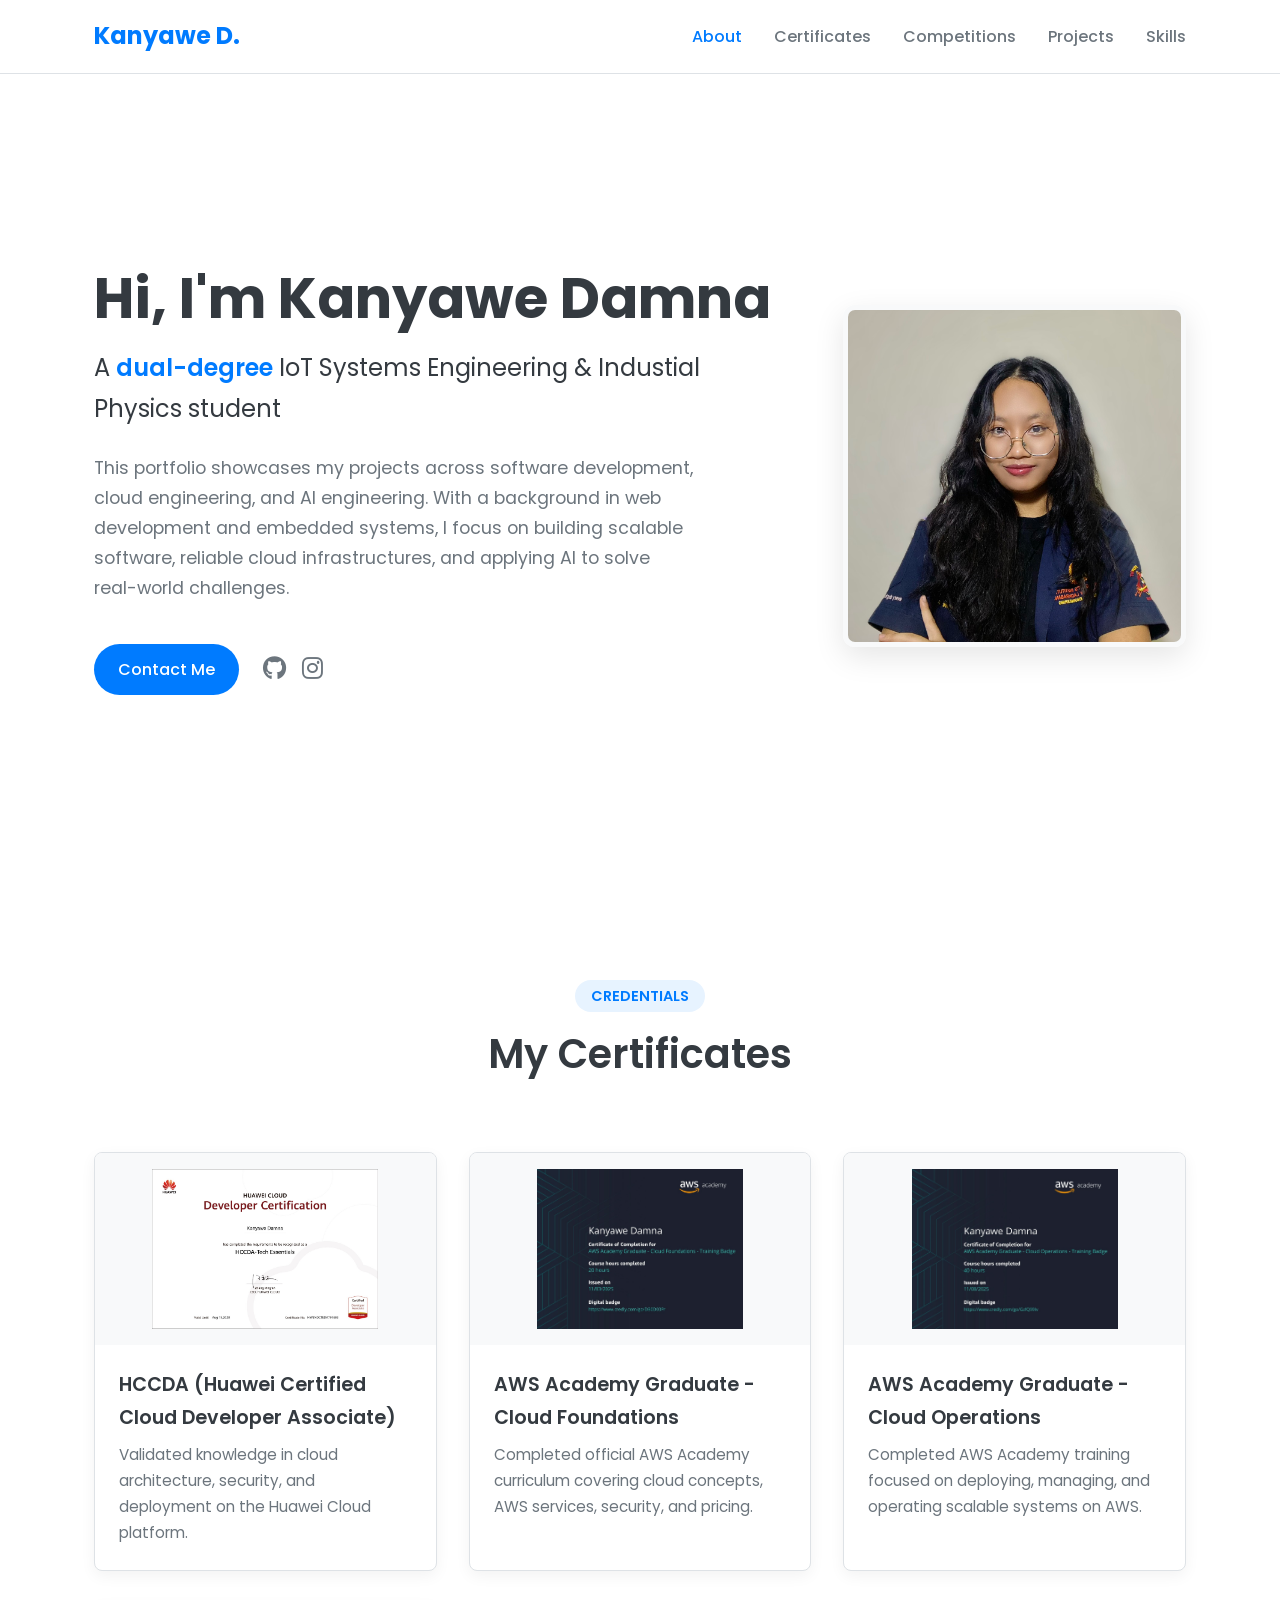
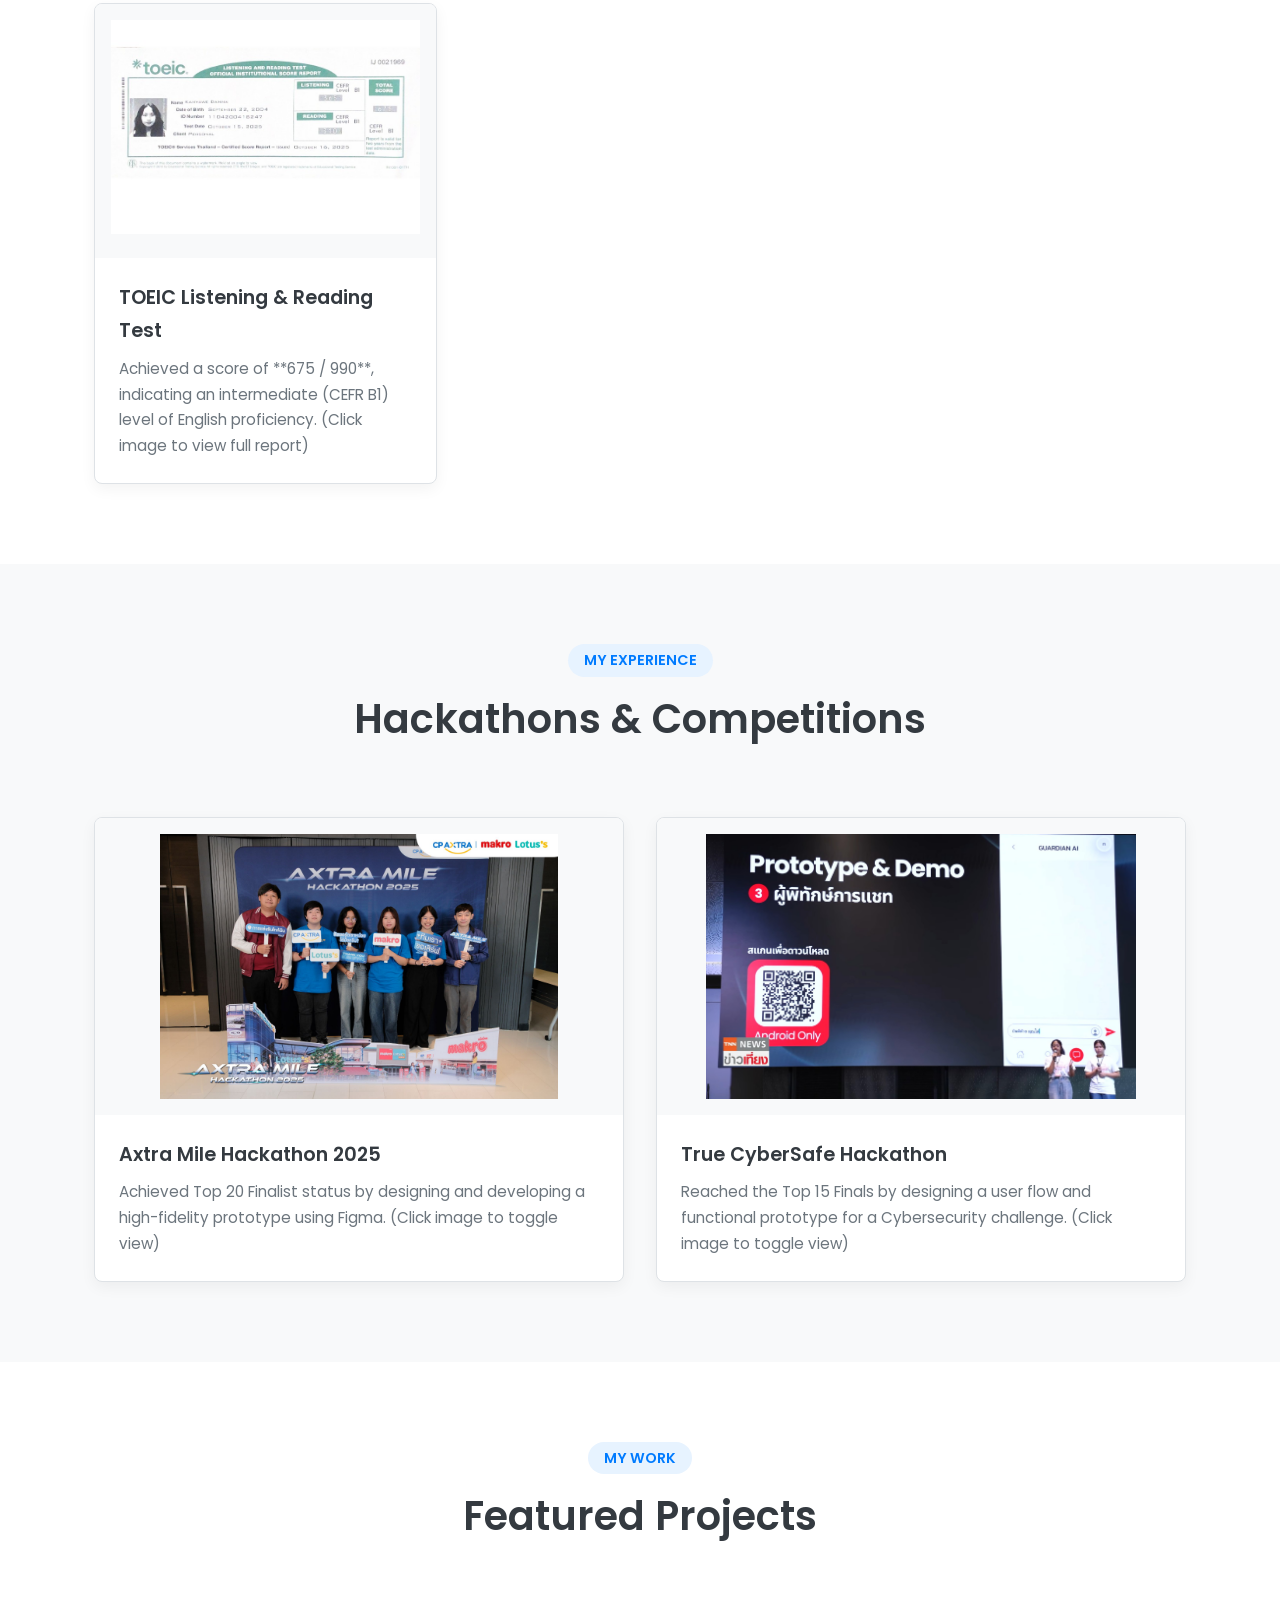
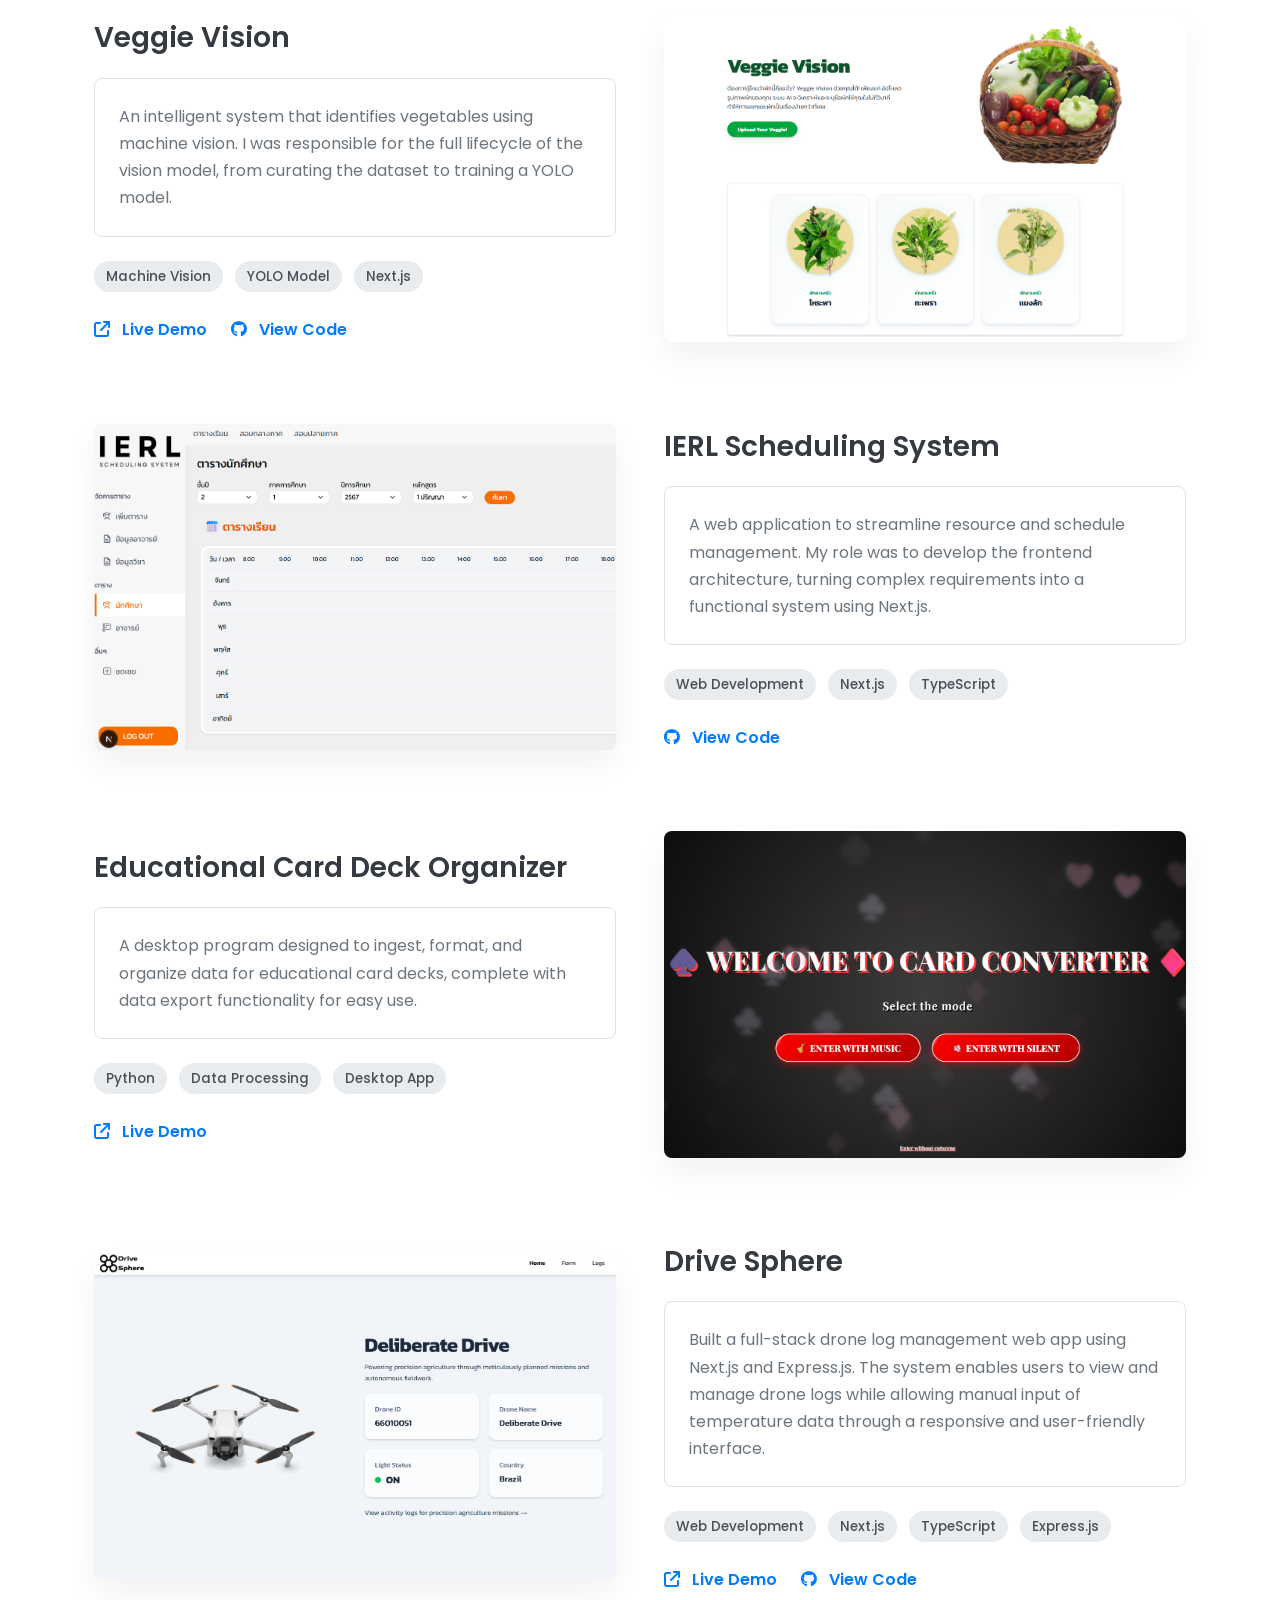
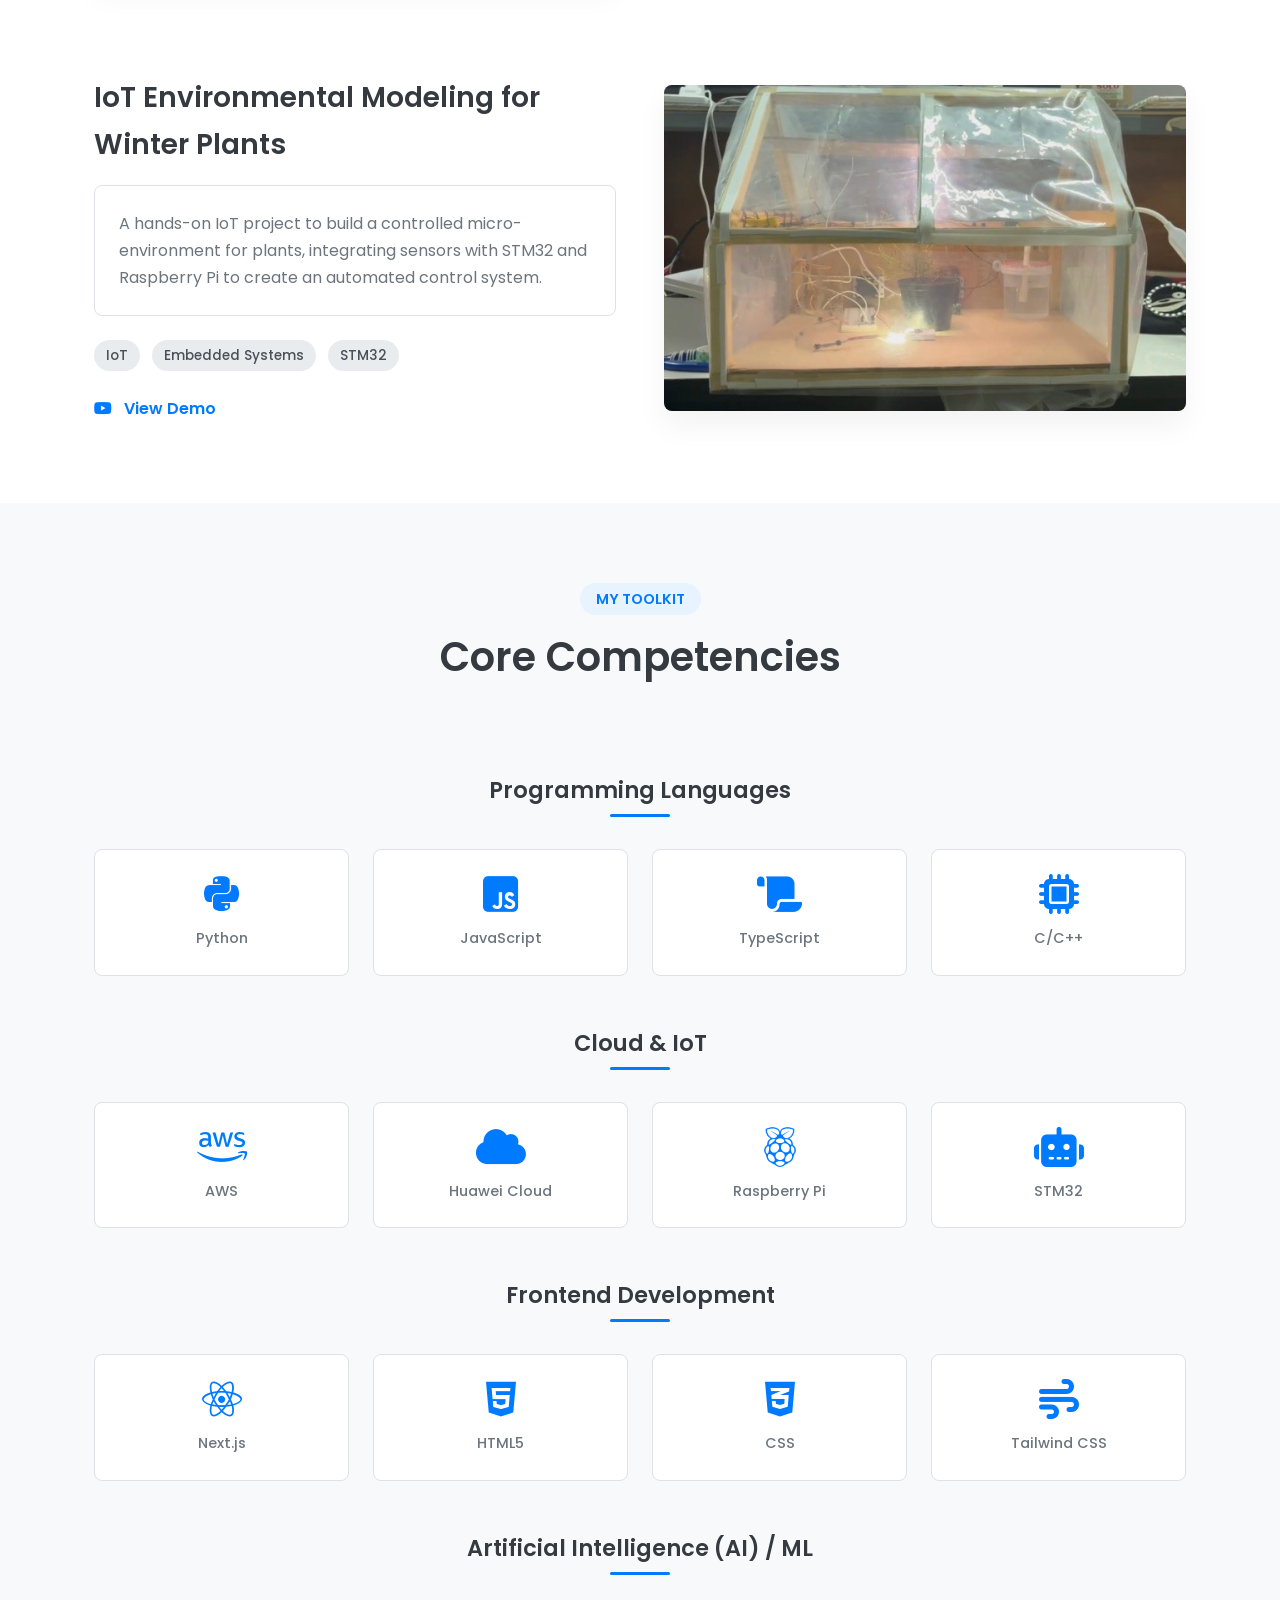
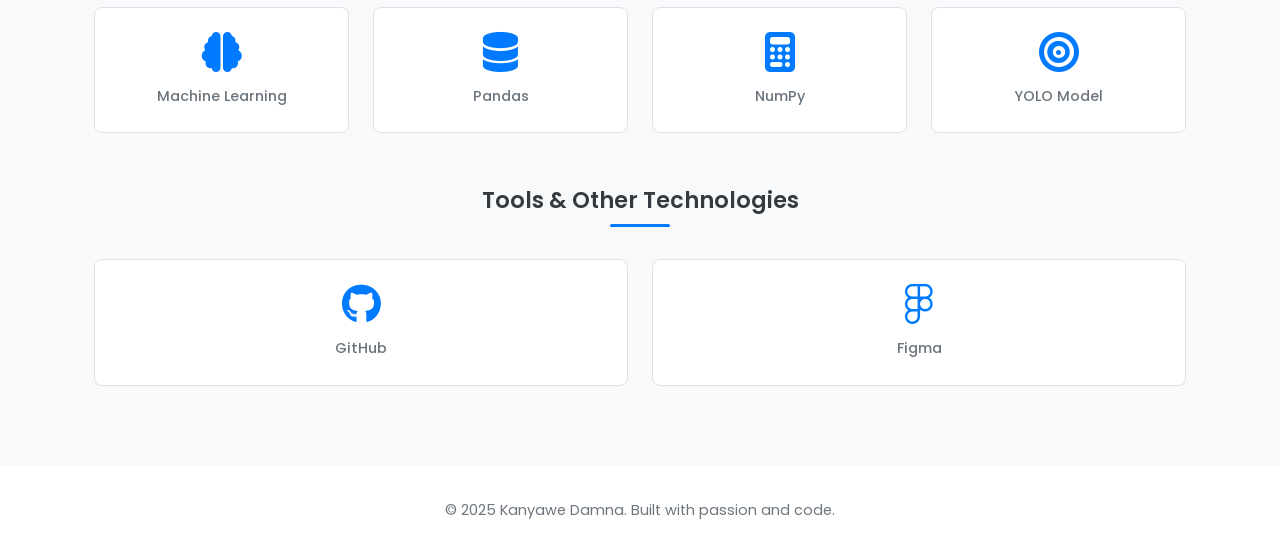
<file: index.html>
<!DOCTYPE html>
<html lang="th">

<head>
    <meta charset="UTF-8">
    <meta name="viewport" content="width=device-width, initial-scale=1.0">
    <title>Kanyawe Damna</title>
    <link rel="stylesheet" href="style.css">
    <link rel="stylesheet" href="https://cdnjs.cloudflare.com/ajax/libs/font-awesome/6.5.1/css/all.min.css">
</head>

<body>

    <nav class="navbar">
        <div class="container">
            <a href="#" class="nav-logo">Kanyawe D.</a>
            <ul class="nav-menu">
                <li><a href="#about">About</a></li>
                <li><a href="#certificates">Certificates</a></li>
                <li><a href="#competitions">Competitions</a></li>
                <li><a href="#projects">Projects</a></li>
                <li><a href="#skills">Skills</a></li>
            </ul>
            <div class="hamburger">
                <i class="fas fa-bars"></i>
            </div>
        </div>
    </nav>

    <header id="about" class="hero">
        <div class="container hero-grid">
            <div class="hero-text">
                <h1 class="hero-title">Hi, I'm Kanyawe Damna</h1>
                <p class="hero-subtitle">
                    A <span>dual-degree</span> IoT Systems Engineering & Industial Physics student
                </p>
                <p class="hero-description">
                    This portfolio showcases my projects across software development, cloud engineering, and AI engineering. With a background in web development and embedded systems, I focus on building scalable software, reliable cloud infrastructures, and applying AI to solve real-world challenges.
                <div class="hero-actions">
                    <a href="mailto:septemwee@gmail.com" class="btn btn-primary">Contact Me</a>
                    <div class="social-links">
                        <a href="https://github.com/septemwee" target="_blank" title="GitHub"><i
                                class="fab fa-github"></i></a>
                        <a href="https://www.instagram.com/septem.wee2/" target="_blank" title="Instagram"><i
                                class="fab fa-instagram"></i></a>
                    </div>
                </div>
            </div>
            <div class="hero-image">
                <img src="images/profile.jpg" alt="Kanyawe Damna">
            </div>
        </div>
    </header>

    <main>

        <section id="certificates" class="achievements-section">
            <div class="container">
                <div class="section-title">
                    <span>Credentials</span>
                    <h2>My Certificates</h2>
                </div>
                <div class="achievements-grid">
                    <div class="achievement-card">
                        <div class="achievement-image">
                            <img src="images/HCCDA.jpg" alt="Huawei Certified Cloud Developer Associate">
                        </div>
                        <div class="achievement-info">
                            <h4>HCCDA (Huawei Certified Cloud Developer Associate)</h4>
                            <p>Validated knowledge in cloud architecture, security, and deployment on the Huawei Cloud
                                platform.</p>
                        </div>
                    </div>

                    <div class="achievement-card">
                        <div class="achievement-image">
                            <img src="images/aws_foundations_badge.jpg" alt="AWS Academy Cloud Foundations Badge">
                        </div>
                        <div class="achievement-info">
                            <h4>AWS Academy Graduate - Cloud Foundations</h4>
                            <p>Completed official AWS Academy curriculum covering cloud concepts, AWS services,
                                security, and pricing.</p>
                        </div>
                    </div>

                    <div class="achievement-card">
                        <div class="achievement-image">
                            <img src="images/aws_operations_badge.jpg" alt="AWS Academy Cloud Operations Badge">
                        </div>
                        <div class="achievement-info">
                            <h4>AWS Academy Graduate - Cloud Operations</h4>
                            <p>Completed AWS Academy training focused on deploying, managing, and operating scalable
                                systems on AWS.</p>
                        </div>
                    </div>

                    <div class="achievement-card">
                        <div class="achievement-image">
                            <a href="images/toeic_score_report.jpg" target="_blank">
                                <img src="images/toeic_front.jpg" alt="TOEIC Score Report Preview">
                            </a>
                        </div>
                        <div class="achievement-info">
                            <h4>TOEIC Listening & Reading Test</h4>
                            <p>Achieved a score of **675 / 990**, indicating an intermediate (CEFR B1) level of English
                                proficiency. (Click image to view full report)</p>
                        </div>
                    </div>

                </div>
            </div>
        </section>

        <section id="competitions" class="achievements-section" style="background-color: var(--card-bg-color);">
            <div class="container">
                <div class="section-title">
                    <span>My Experience</span>
                    <h2>Hackathons & Competitions</h2>
                </div>
                <div class="achievements-grid">
                    <div class="achievement-card">
                        <div class="achievement-image">
                            <img src="images/axtra.jpg" class="hackathon-flipper" data-event-src="images/axtra.jpg"
                                data-cert-src="images/axtra_certf.png"
                                data-event-alt="Axtra Mile Hackathon Event Atmosphere"
                                data-cert-alt="Axtra Mile Hackathon Certificate"
                                alt="Axtra Mile Hackathon Event Atmosphere">
                        </div>
                        <div class="achievement-info">
                            <h4>Axtra Mile Hackathon 2025</h4>
                            <p>Achieved Top 20 Finalist status by designing and developing a high-fidelity prototype
                                using Figma. (Click image to toggle view)</p>
                        </div>
                    </div>
                    <div class="achievement-card">
                        <div class="achievement-image">
                            <img src="images/true_cybersafe_event.jpg" class="hackathon-flipper"
                                data-event-src="images/true_cybersafe_event.jpg" data-cert-src="images/true_certf.png"
                                data-event-alt="True CyberSafe Hackathon Event Atmosphere"
                                data-cert-alt="True CyberSafe Hackathon Certificate"
                                alt="True CyberSafe Hackathon Event Atmosphere">
                        </div>
                        <div class="achievement-info">
                            <h4>True CyberSafe Hackathon</h4>
                            <p>Reached the Top 15 Finals by designing a user flow and functional prototype for a
                                Cybersecurity challenge. (Click image to toggle view)</p>
                        </div>
                    </div>
                </div>
            </div>
        </section>

        <section id="projects" class="projects-section">
            <div class="container">
                <div class="section-title">
                    <span>My Work</span>
                    <h2>Featured Projects</h2>
                </div>

                <article class="project-card">
                    <div class="project-media-container">
                        <a href="https://veggie-psi.vercel.app/" target="_blank">
                            <img src="images/VeggieVision.png" alt="Veggie Vision">
                        </a>
                    </div>
                    <div class="project-info">
                        <h3>Veggie Vision</h3>
                        <div class="project-description">
                            An intelligent system that identifies vegetables using machine vision. I was responsible for
                            the full lifecycle of the vision model, from curating the dataset to training a YOLO model.
                        </div>
                        <ul class="project-tags">
                            <li>Machine Vision</li>
                            <li>YOLO Model</li>
                            <li>Next.js</li>
                        </ul>
                        <div class="project-links">
                            <a href="https://veggie-psi.vercel.app/" target="_blank"><i
                                    class="fa-solid fa-arrow-up-right-from-square"></i> Live Demo</a>
                            <a href="https://github.com/septemwee/VeggieVision" target="_blank"><i
                                    class="fa-brands fa-github"></i> View Code</a>
                        </div>
                    </div>
                </article>

                <article class="project-card">
                    <div class="project-media-container">
                        <img src="images/IERL.png" alt="IERL Scheduling System">
                    </div>
                    <div class="project-info">
                        <h3>IERL Scheduling System</h3>
                        <div class="project-description">
                            A web application to streamline resource and schedule management. My role was to develop the
                            frontend architecture, turning complex requirements into a functional system using Next.js.
                        </div>
                        <ul class="project-tags">
                            <li>Web Development</li>
                            <li>Next.js</li>
                            <li>TypeScript</li>
                        </ul>
                        <div class="project-links">
                            <a href="https://github.com/MeepoohCH/Timetable" target="_blank"><i
                                    class="fa-brands fa-github"></i> View Code</a>
                        </div>
                    </div>
                </article>

                <article class="project-card">
                    <div class="project-media-container">
                        <a href="https://card-converter.onrender.com/" target="_blank">
                            <img src="images/Card.png" alt="Educational Card Deck Organizer Program">
                        </a>
                    </div>
                    <div class="project-info">
                        <h3>Educational Card Deck Organizer</h3>
                        <div class="project-description">
                            A desktop program designed to ingest, format, and organize data for educational card decks,
                            complete with data export functionality for easy use.
                        </div>
                        <ul class="project-tags">
                            <li>Python</li>
                            <li>Data Processing</li>
                            <li>Desktop App</li>
                        </ul>
                        <div class="project-links">
                            <a href="httpsD://card-converter.onrender.com/" target="_blank"><i
                                    class="fa-solid fa-arrow-up-right-from-square"></i> Live Demo</a>
                        </div>
                    </div>
                </article>

                <article class="project-card">
                    <div class="project-media-container">
                        <a href="https://drive-sphere-web.vercel.app/" target="_blank">
                            <img src="images/DriveSphere.jpg" alt="DriveSphere">
                        </a>
                    </div>
                    <div class="project-info">
                        <h3>Drive Sphere</h3>
                        <div class="project-description">
                            Built a full-stack drone log management web app using Next.js and Express.js. The system
                            enables users to view and manage drone logs while allowing manual input of temperature data
                            through a responsive and user-friendly interface.
                        </div>
                        <ul class="project-tags">
                            <li>Web Development</li>
                            <li>Next.js</li>
                            <li>TypeScript</li>
                            <li>Express.js</li>
                        </ul>
                        <div class="project-links">
                            <a href="https://drive-sphere-web.vercel.app/" target="_blank"><i
                                    class="fa-solid fa-arrow-up-right-from-square"></i> Live Demo</a>
                            <a href="https://github.com/septemwee/DriveSphere" target="_blank"><i
                                    class="fa-brands fa-github"></i> View Code</a>
                        </div>
                    </div>
                </article>

                <article class="project-card">
                    <div class="project-media-container">
                        <img src="images/IoT.jpg" alt="IoT Project">
                    </div>
                    <div class="project-info">
                        <h3>IoT Environmental Modeling for Winter Plants</h3>
                        <div class="project-description">
                            A hands-on IoT project to build a controlled micro-environment for plants, integrating
                            sensors with STM32 and Raspberry Pi to create an automated control system.
                        </div>
                        <ul class="project-tags">
                            <li>IoT</li>
                            <li>Embedded Systems</li>
                            <li>STM32</li>
                        </ul>
                        <div class="project-links">
                            <a href="https://youtube.com/watch?v=Ok9s8o_1jpE" target="_blank"><i
                                    class="fa-brands fa-youtube"></i> View Demo</a>
                        </div>
                    </div>
                </article>

            </div>
        </section>

        <section id="skills" class="skills-section" style="background-color: var(--card-bg-color);">
            <div class="container">
                <div class="section-title">
                    <span>My Toolkit</span>
                    <h2>Core Competencies</h2>
                </div>

                <div class="skills-container">

                    <div class="skill-category">
                        <h4 class="category-title">Programming Languages</h4>
                        <div class="skills-grid">
                            <div class="skill-item"><i class="fab fa-python"></i>
                                <p>Python</p>
                            </div>
                            <div class="skill-item"><i class="fab fa-js-square"></i>
                                <p>JavaScript</p>
                            </div>
                            <div class="skill-item"><i class="fa-solid fa-scroll"></i>
                                <p>TypeScript</p>
                            </div>
                            <div class="skill-item"><i class="fa-solid fa-microchip"></i>
                                <p>C/C++</p>
                            </div>
                        </div>
                    </div>

                    <div class="skill-category">
                        <h4 class="category-title">Cloud & IoT</h4>
                        <div class="skills-grid">
                            <div class="skill-item"><i class="fab fa-aws"></i>
                                <p>AWS</p>
                            </div>
                            <div class="skill-item"><i class="fa-solid fa-cloud"></i>
                                <p>Huawei Cloud</p>
                            </div>
                            <div class="skill-item"><i class="fa-brands fa-raspberry-pi"></i>
                                <p>Raspberry Pi</p>
                            </div>
                            <div class="skill-item"><i class="fa-solid fa-robot"></i>
                                <p>STM32</p>
                            </div>
                        </div>
                    </div>

                    <div class="skill-category">
                        <h4 class="category-title">Frontend Development</h4>
                        <div class="skills-grid">
                            <div class="skill-item"><i class="fab fa-react"></i>
                                <p>Next.js</p>
                            </div>
                            <div class="skill-item"><i class="fab fa-html5"></i>
                                <p>HTML5</p>
                            </div>
                            <div class="skill-item"><i class="fab fa-css3-alt"></i>
                                <p>CSS</p>
                            </div>
                            <div class="skill-item"><i class="fa-solid fa-wind"></i>
                                <p>Tailwind CSS</p>
                            </div>
                        </div>
                    </div>

                    <div class="skill-category">
                        <h4 class="category-title">Artificial Intelligence (AI) / ML</h4>
                        <div class="skills-grid">
                            <div class="skill-item"><i class="fa-solid fa-brain"></i>
                                <p>Machine Learning</p>
                            </div>
                            <div class="skill-item"><i class="fa-solid fa-database"></i>
                                <p>Pandas</p>
                            </div>
                            <div class="skill-item"><i class="fa-solid fa-calculator"></i>
                                <p>NumPy</p>
                            </div>
                            <div class="skill-item"><i class="fa-solid fa-bullseye"></i>
                                <p>YOLO Model</p>
                            </div>
                        </div>
                    </div>


                    <div class="skill-category">
                        <h4 class="category-title">Tools & Other Technologies</h4>
                        <div class="skills-grid">
                            <div class="skill-item"><i class="fab fa-github"></i>
                                <p>GitHub</p>
                            </div>
                            <div class="skill-item"><i class="fab fa-figma"></i>
                                <p>Figma</p>
                            </div>
                        </div>
                    </div>

                </div>

            </div>
        </section>
    </main>

    <footer>
        <div class="container">
            <p>&copy; 2025 Kanyawe Damna. Built with passion and code.</p>
        </div>
    </footer>

    <script>
        const hamburger = document.querySelector('.hamburger');
        const navMenu = document.querySelector('.nav-menu');
        const navLinks = document.querySelectorAll('.nav-menu a');
        const allNavLinks = document.querySelectorAll('.nav-menu a');

        hamburger.addEventListener('click', () => {
            navMenu.classList.toggle('active');
        });

        navLinks.forEach(link => {
            link.addEventListener('click', () => {
                navMenu.classList.remove('active');
                allNavLinks.forEach(nav => nav.classList.remove('active'));
                link.classList.add('active');
            });
        });

        const sections = document.querySelectorAll('section[id], header[id]');
        const navbar = document.querySelector('.navbar');
        const navbarHeight = navbar.offsetHeight;

        const options = {
            root: null,
            rootMargin: `-${navbarHeight}px 0px 0px 0px`,
            threshold: 0.2
        };

        const observer = new IntersectionObserver((entries) => {
            const intersectingEntry = entries.find(entry => entry.isIntersecting);

            if (intersectingEntry) {
                const activeId = intersectingEntry.target.id;

                allNavLinks.forEach(link => {
                    link.classList.remove('active');
                    if (link.getAttribute('href') === '#' + activeId) {
                        link.classList.add('active');
                    }
                });
            }
        }, options);

        sections.forEach(section => {
            observer.observe(section);
        });

        window.addEventListener('scroll', () => {
            if (window.scrollY > 50) {
                navbar.classList.add('scrolled');
            } else {
                navbar.classList.remove('scrolled');
            }
        });


        document.querySelectorAll('.hackathon-flipper').forEach(flipper => {
            flipper.addEventListener('click', () => {
                const eventSrc = flipper.dataset.eventSrc;
                const certSrc = flipper.dataset.certSrc;
                const eventAlt = flipper.dataset.eventAlt;
                const certAlt = flipper.dataset.certAlt;

                if (flipper.src.includes(eventSrc)) {
                    flipper.src = certSrc;
                    flipper.alt = certAlt;
                } else {
                    flipper.src = eventSrc;
                    flipper.alt = eventAlt;
                }
            });
        });

    </script>

</body>

</html>
</file>
<file: style.css>
@import url('https://fonts.googleapis.com/css2?family=Poppins:wght@300;400;500;600;700&display=swap');

:root {
    --bg-color: #ffffff;
    --text-color: #343a40;
    --primary-color: #007bff;
    --secondary-color: #6c757d;
    --card-bg-color: #f8f9fa;
    --border-color: #dee2e6;
    --shadow-color: rgba(0, 0, 0, 0.05);
}

* {
    margin: 0;
    padding: 0;
    box-sizing: border-box;
}

html {
    scroll-behavior: smooth;
}

body {
    font-family: 'Poppins', sans-serif;
    background-color: var(--bg-color);
    color: var(--text-color);
    line-height: 1.7;
    font-size: 16px;
}

.container {
    max-width: 1140px;
    margin: 0 auto;
    padding: 0 1.5rem;
}

/* --- Navigation --- */
.navbar {
    background-color: rgba(255, 255, 255, 0.95);
    backdrop-filter: blur(10px);
    border-bottom: 1px solid var(--border-color);
    padding: 1rem 0;
    position: fixed;
    width: 100%;
    top: 0;
    z-index: 1000;
    /* MODIFICATION:
      - เพิ่ม transition สำหรับเงาตอน scroll 
    */
    transition: box-shadow 0.3s ease;
}

/* MODIFICATION:
  - เพิ่ม class นี้สำหรับใส่เงาเมื่อเลื่อนจอ (JS จะเพิ่มให้)
*/
.navbar.scrolled {
    box-shadow: 0 2px 10px rgba(0,0,0,0.1);
}


.navbar .container {
    display: flex;
    justify-content: space-between;
    align-items: center;
}

.nav-logo {
    color: var(--primary-color);
    font-weight: 700;
    font-size: 1.5rem;
    text-decoration: none;
}

.nav-menu {
    list-style: none;
    display: flex;
    align-items: center;
    gap: 2rem;
}

.nav-menu a {
    color: var(--secondary-color);
    text-decoration: none;
    font-weight: 500;
    transition: color 0.3s ease;
}

.nav-menu a:hover,
.nav-menu a.active {
    color: var(--primary-color);
}

/* MODIFICATION:
  - เพิ่มสไตล์สำหรับปุ่ม Hamburger (ที่อยู่ใน HTML)
  - ซ่อนไว้บนจอใหญ่
*/
.hamburger {
    display: none;
    cursor: pointer;
}

.hamburger i {
    font-size: 1.5rem;
    color: var(--text-color);
}


/* --- Button --- */
.btn {
    display: inline-block;
    padding: 0.75rem 1.5rem;
    text-decoration: none;
    border-radius: 50px;
    font-weight: 500;
    transition: all 0.3s ease;
}

.btn-primary {
    background-color: var(--primary-color);
    color: #fff;
}

.btn-primary:hover {
    background-color: #0056b3;
    transform: translateY(-3px);
    box-shadow: 0 4px 15px rgba(0, 123, 255, 0.2);
}

/* --- Hero Section --- */
.hero {
    background-color: var(--bg-color);
    /* NOTE:
      - padding-top: 140px ของคุณ 
      - ทำหน้าที่เว้นที่ให้ navbar ที่ fix ไว้อยู่แล้ว
      - ซึ่งถูกต้องครับ
    */
    padding: 140px 0 80px 0;
    display: flex;
    align-items: center;
    min-height: 100vh;
}

.hero-grid {
    display: grid;
    grid-template-columns: 2fr 1fr;
    align-items: center;
    gap: 4rem;
}

.hero-title {
    font-size: 3.5rem;
    font-weight: 700;
    line-height: 1.2;
    margin-bottom: 1rem;
    color: var(--text-color);
}

.hero-subtitle {
    font-size: 1.5rem;
    font-weight: 400;
    margin-bottom: 1.5rem;
    color: var(--text-color);
}

.hero-subtitle span {
    color: var(--primary-color);
    font-weight: 600;
}

.hero-description {
    font-size: 1.1rem;
    color: var(--secondary-color);
    max-width: 600px;
    margin-bottom: 2.5rem;
}

.hero-actions {
    display: flex;
    align-items: center;
    gap: 1.5rem;
}

.social-links {
    display: flex;
    gap: 1rem;
}

.social-links a {
    color: var(--secondary-color);
    font-size: 1.5rem;
    transition: color 0.3s ease, transform 0.3s ease;
}

.social-links a:hover {
    color: var(--primary-color);
    transform: translateY(-3px);
}

.hero-image {
    width: 100%;
    max-width: 350px;
    justify-self: center;
}

.hero-image img {
    width: 100%;
    aspect-ratio: 1 / 1;
    object-fit: cover;
    border-radius: 12px;
    border: 5px solid var(--card-bg-color);
    box-shadow: 0 10px 30px rgba(0, 0, 0, 0.1);
}

/* --- Section Styling --- */
section {
    padding: 80px 0;
}

.section-title {
    text-align: center;
    margin-bottom: 4rem;
}

.section-title span {
    display: inline-block;
    background-color: #e7f3ff;
    color: var(--primary-color);
    padding: 0.25rem 1rem;
    border-radius: 50px;
    font-size: 0.9rem;
    font-weight: 600;
    text-transform: uppercase;
    margin-bottom: 0.5rem;
}

.section-title h2 {
    font-size: 2.5rem;
    font-weight: 600;
}

/* --- Featured Projects --- */
.project-card {
    display: grid;
    grid-template-columns: 1fr 1fr;
    gap: 3rem;
    align-items: center;
    margin-bottom: 5rem;
}
.project-card:last-child {
    margin-bottom: 0;
}
.project-card:nth-child(even) .project-media-container {
    grid-column: 2;
    grid-row: 1;
}

.project-media-container {
    border-radius: 8px;
    overflow: hidden;
    box-shadow: 0 15px 30px var(--shadow-color);
    position: relative;
    aspect-ratio: 16 / 10;
    background-color: #e9ecef;
    transition: transform 0.3s ease, box-shadow 0.3s ease;
}
.project-media-container:hover {
    transform: scale(1.03);
    box-shadow: 0 20px 40px rgba(0, 0, 0, 0.1);
}

.project-media-container img {
    position: absolute;
    top: 0;
    left: 0;
    width: 100%;
    height: 100%;
    object-fit: cover;
    border: 0;
}

.project-media-container a {
    display: block;
    width: 100%;
    height: 100%;
}

.project-info h3 {
    font-size: 1.75rem;
    font-weight: 600;
    margin-bottom: 1rem;
}

.project-description {
    background-color: #fff;
    padding: 1.5rem;
    border-radius: 8px;
    color: var(--secondary-color);
    margin-bottom: 1.5rem;
    border: 1px solid var(--border-color);
}

.project-tags {
    list-style: none;
    display: flex;
    flex-wrap: wrap;
    gap: 0.75rem;
    margin-bottom: 1.5rem;
}

.project-tags li {
    background-color: #e9ecef;
    color: #495057;
    padding: 0.25rem 0.75rem;
    border-radius: 50px;
    font-size: 0.85rem;
    font-weight: 500;
}

.project-links {
    display: flex;
    flex-wrap: wrap;
    gap: 1.5rem;
}

.project-links a {
    color: var(--primary-color);
    text-decoration: none;
    font-weight: 600;
    transition: color 0.3s ease;
}

.project-links a:hover {
    color: #0056b3;
    text-decoration: underline;
}

.project-links a i {
    margin-right: 0.5rem;
}

/* --- Achievements Section --- */
.achievements-grid {
    display: grid;
    grid-template-columns: repeat(auto-fit, minmax(320px, 1fr));
    gap: 2rem;
}
/* NOTE: นี่คือ class สำหรับ 4-grid ที่เคยให้ไป
  ถ้าคุณมี 4 ใบ ให้ใช้ class="certificate-grid-custom" ใน HTML
*/
.certificate-grid-custom {
    display: grid;
    grid-template-columns: repeat(2, 1fr);
    gap: 2rem;
    max-width: 800px; /* จำกัดความกว้างไม่ให้ใหญ่ไป */
    margin: 0 auto; /* จัดกลาง */
}

.achievement-card {
    background-color: #fff;
    border: 1px solid var(--border-color);
    border-radius: 8px;
    overflow: hidden;
    box-shadow: 0 5px 15px var(--shadow-color);
    transition: transform 0.3s ease, box-shadow 0.3s ease;
}
.achievement-card:hover {
    transform: translateY(-5px);
    box-shadow: 0 10px 20px rgba(0, 0, 0, 0.08);
}
.achievement-image {
    width: 100%;
    aspect-ratio: 16/9;
    background-color: #f8f9fa;
    padding: 1rem;
    display: flex;
    align-items: center;
    justify-content: center;
}
.achievement-image img {
    width: 100%;
    height: 100%;
    object-fit: contain;
}
.achievement-info {
    padding: 1.5rem;
}
.achievement-info h4 {
    font-size: 1.2rem;
    font-weight: 600;
    margin-bottom: 0.5rem;
}
.achievement-info p {
    color: var(--secondary-color);
    font-size: 0.95rem;
}

/* --- Core Competencies (Skills) --- */
/*
  NOTE: 
  - โค้ดส่วนนี้ยังอยู่
  - ถ้าคุณไม่ต้องการส่วนนี้ (การ์ด 3 อัน) ให้ลบใน HTML
  - ถ้าคุณต้องการ ก็ใช้ได้เลย
*/
.competencies-grid {
    display: grid;
    grid-template-columns: repeat(auto-fit, minmax(300px, 1fr));
    gap: 2rem;
}

.competency-card {
    background-color: #fff;
    border: 1px solid var(--border-color);
    padding: 2rem;
    border-radius: 8px;
    text-align: center;
    transition: box-shadow 0.3s ease, transform 0.3s ease;
}

.competency-card:hover {
    transform: translateY(-5px);
    box-shadow: 0 10px 20px var(--shadow-color);
}

.competency-card i {
    font-size: 3rem;
    color: var(--primary-color);
    margin-bottom: 1rem;
}

.competency-card h3 {
    font-size: 1.25rem;
    margin-bottom: 0.75rem;
}

.competency-card p {
    color: var(--secondary-color);
    font-size: 0.95rem;
}

/* --- Skills Grid (Technologies & Tools with Categories) --- */
.skills-container {
    margin-top: 5rem;
}

.skill-category {
    margin-bottom: 3rem;
}

.skill-category:last-child {
    margin-bottom: 0;
}

.category-title {
    text-align: center;
    font-size: 1.4rem;
    font-weight: 600;
    margin-bottom: 2rem;
    position: relative;
    padding-bottom: 0.5rem;
}

.category-title::after {
    content: '';
    position: absolute;
    bottom: 0;
    left: 50%;
    transform: translateX(-50%);
    width: 60px;
    height: 3px;
    background-color: var(--primary-color);
    border-radius: 2px;
}

.skills-grid {
    display: grid;
    grid-template-columns: repeat(auto-fit, minmax(120px, 1fr));
    gap: 1.5rem;
    text-align: center;
}

.skill-item {
    background-color: #fff;
    border: 1px solid var(--border-color);
    border-radius: 8px;
    padding: 1.5rem 1rem;
    display: flex;
    flex-direction: column;
    align-items: center;
    justify-content: center;
    gap: 0.75rem;
    transition: transform 0.3s ease, box-shadow 0.3s ease;
}

.skill-item:hover {
    transform: translateY(-5px);
    box-shadow: 0 8px 15px var(--shadow-color);
}

.skill-item i {
    font-size: 2.5rem;
    color: var(--primary-color);
    line-height: 1;
}

.skill-item p {
    font-size: 0.9rem;
    font-weight: 500;
    color: var(--secondary-color);
    margin: 0;
}

.hackathon-flipper {
    cursor: pointer;
    transition: opacity 0.3s ease;
}

.hackathon-flipper:hover {
    opacity: 0.8;
}

/* --- Footer --- */
footer {
    padding: 2rem 0;
    text-align: center;
    color: var(--secondary-color);
    font-size: 0.9rem;
}

/* --- Responsive --- */
@media (max-width: 992px) {
    .hero-grid {
        grid-template-columns: 1fr;
        text-align: center;
    }
    .hero-image {
        grid-row: 1;
        margin-bottom: 2rem;
    }
    .hero-actions {
        justify-content: center;
    }

    .project-card {
        grid-template-columns: 1fr;
    }
    .project-card:nth-child(even) .project-media-container {
        grid-column: 1;
        grid-row: auto;
    }
    .project-media-container {
        margin-bottom: 2rem;
    }
}

@media (max-width: 768px) {
    /* MODIFICATION:
      - นี่คือโค้ดสำหรับ Navbar Responsive ที่เพิ่มเข้ามา
      - แทนที่ display: none; แบบเดิม
    */
    .nav-menu {
        position: fixed;
        /* คำนวณความสูง navbar: 
           padding (1rem*2) + font (1.5rem) ~ 60-70px
           ผมจะใช้ค่าประมาณ 65px 
        */
        top: 65px; /* ปรับค่่นี้ให้ตรงกับความสูง navbar จริง */
        left: -100%; /* ซ่อนไปทางซ้าย */
        width: 100%;
        height: calc(100vh - 65px);
        background-color: var(--bg-color);
        
        flex-direction: column;
        align-items: center;
        justify-content: center;
        gap: 2rem;
        
        transition: left 0.3s ease-in-out;
    }

    /* Class นี้ JS จะเพิ่มให้ตอนคลิกปุ่ม */
    .nav-menu.active {
        left: 0; /* แสดงเมนู */
    }

    .nav-menu a {
        font-size: 1.5rem; /* ขยายลิงก์ให้กดง่าย */
    }

    /* แสดงปุ่ม Hamburger บนจอมือถือ */
    .hamburger {
        display: block;
    }

    /* สไตล์เดิมของคุณสำหรับลดขนาด font */
    .hero h1 {
        font-size: 2.5rem;
    }
    .hero p {
        font-size: 1.1rem;
    }
    .section-title h2 {
        font-size: 2rem;
    }

    /* สไตล์สำหรับ .certificate-grid-custom บนจอมือถือ */
    .certificate-grid-custom {
        grid-template-columns: 1fr;
        max-width: 100%;
    }
}
</file>
